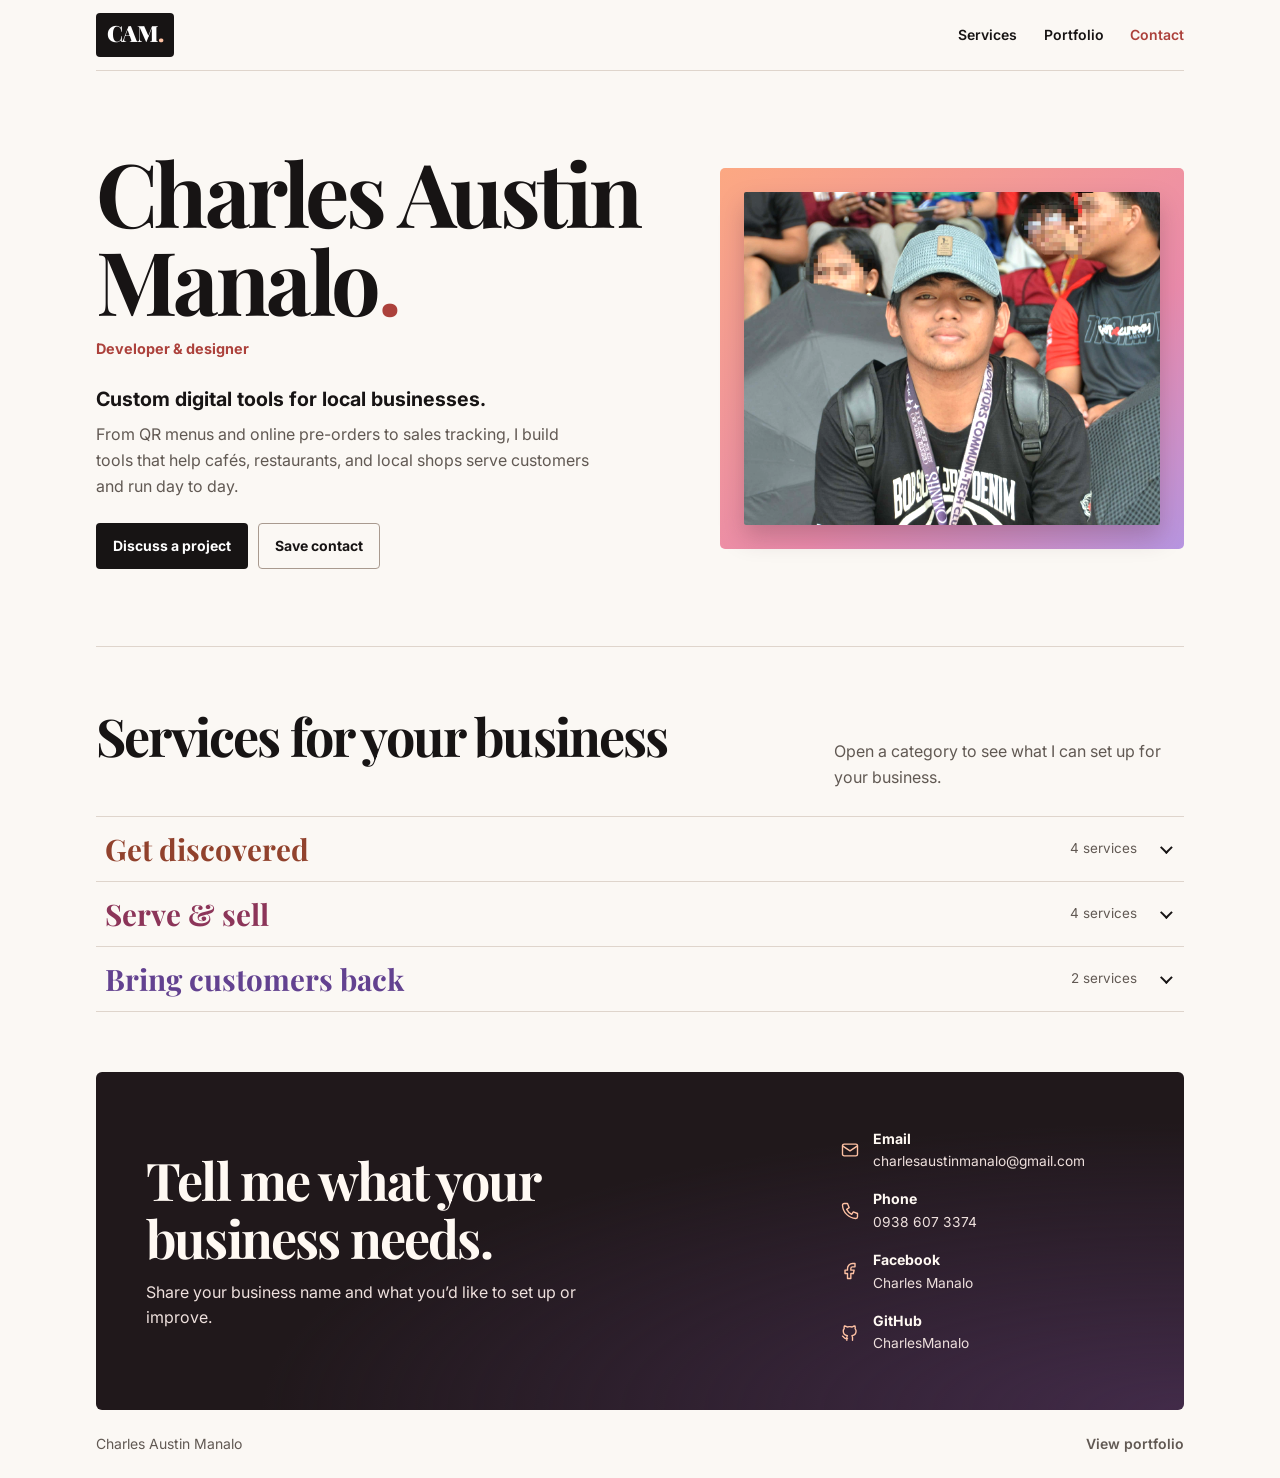
<file: digital-card/index.html>
<!doctype html>
<html lang="en">
<head>
  <meta charset="utf-8">
  <meta name="viewport" content="width=device-width, initial-scale=1">
  <meta name="theme-color" content="#fbf8f4">
  <meta name="description" content="Charles Austin Manalo builds custom digital menus, ordering pages, sales trackers, and other tools for cafés, restaurants, and local shops.">
  <title>Charles Austin Manalo | Digital Business Card</title>
  <link rel="preconnect" href="https://fonts.googleapis.com">
  <link rel="preconnect" href="https://fonts.gstatic.com" crossorigin>
  <link href="https://fonts.googleapis.com/css2?family=Inter:wght@400;500;600;700&family=Playfair+Display:ital,wght@0,700;0,900;1,700&display=swap" rel="stylesheet">
  <link rel="stylesheet" href="card.css?v=3">
</head>
<body>
  <a class="skip" href="#main">Skip to content</a>
  <header class="masthead frame">
    <a class="wordmark" href="#main" aria-label="Charles Austin Manalo, home">CAM<span class="period">.</span></a>
    <nav aria-label="Card navigation">
      <a href="#services">Services</a>
      <a href="https://charlesmanalo.github.io/Portfolio/">Portfolio</a>
      <a class="nav-contact" href="#contact">Contact</a>
    </nav>
  </header>
  <main id="main" class="frame" tabindex="-1">
    <section class="hero" aria-labelledby="name">
      <div class="intro">
        <div class="identity">
          <h1 id="name">Charles Austin <span>Manalo<span class="period">.</span></span></h1>
          <p class="role">Developer &amp; designer</p>
        </div>
        <div class="intro-details">
          <p class="offer">Custom digital tools for local businesses.</p>
          <p class="lede">From QR menus and online pre-orders to sales tracking, I build tools that help cafés, restaurants, and local shops serve customers and run day to day.</p>
          <div class="actions">
            <a class="button primary" href="#contact">Discuss a project</a>
            <a class="button secondary" href="charles-austin-manalo.vcf" download>Save contact</a>
          </div>
        </div>
      </div>
      <div class="portrait-mat">
        <img src="../portrait.png" width="759" height="747" alt="Charles Austin Manalo looking out over the water" fetchpriority="high">
      </div>
    </section>

    <section id="services" class="services" aria-labelledby="service-title">
      <div class="section-heading">
        <h2 id="service-title">Services for your business</h2>
        <p>Open a category to see what I can set up for your business.</p>
      </div>
      <div class="service-list">
        <details class="service-group discovery" name="services">
          <summary>
            <span class="service-heading">Get discovered</span>
            <span class="service-count">4 services</span>
          </summary>
          <dl>
            <div><dt>Google Maps &amp; Business Profile</dt><dd>Set up your listing so customers can find your location and hours.</dd></div>
            <div><dt>Menu photos &amp; promo posters</dt><dd>Showcase your menu and offers with photos and graphics for print and social media.</dd></div>
            <div><dt>Facebook &amp; Instagram management</dt><dd>Keep your pages current with accurate details and a consistent posting schedule.</dd></div>
            <div><dt>Daily specials &amp; promo posting</dt><dd>Share limited-time offers and daily specials when they’re available.</dd></div>
          </dl>
        </details>
        <details class="service-group operations" name="services">
          <summary>
            <span class="service-heading">Serve &amp; sell</span>
            <span class="service-count">4 services</span>
          </summary>
          <dl>
            <div><dt>QR digital menu</dt><dd>Give customers a mobile-friendly menu they can open by scanning a table QR code.</dd></div>
            <div><dt>Online pre-order page</dt><dd>Take pre-orders through Messenger and give customers GCash payment instructions.</dd></div>
            <div><dt>Simple POS &amp; sales tracker</dt><dd>Record transactions and see how much you sold each day.</dd></div>
            <div><dt>Table queue or reservations</dt><dd>Keep track of waiting guests or manage table bookings in one place.</dd></div>
          </dl>
        </details>
        <details class="service-group retention" name="services">
          <summary>
            <span class="service-heading">Bring customers back</span>
            <span class="service-count">2 services</span>
          </summary>
          <dl>
            <div><dt>Digital loyalty / stamp card</dt><dd>Give repeat customers a simple way to earn and redeem rewards.</dd></div>
            <div><dt>Customer review collection</dt><dd>Set up a direct review link or QR code so customers can leave feedback after a visit.</dd></div>
          </dl>
        </details>
      </div>
    </section>

    <section id="contact" class="contact" aria-labelledby="contact-title">
      <div>
        <h2 id="contact-title">Tell me what your business needs.</h2>
        <p>Share your business name and what you’d like to set up or improve.</p>
      </div>
      <ul class="contact-links" aria-label="Contact and social links">
        <li>
          <a href="mailto:charlesaustinmanalo@gmail.com?subject=Business%20project%20inquiry">
            <svg viewBox="0 0 24 24" aria-hidden="true" focusable="false"><rect x="3" y="5" width="18" height="14" rx="2"/><path d="m3 7 9 6 9-6"/></svg>
            <span><strong>Email</strong><span>charlesaustinmanalo@gmail.com</span></span>
          </a>
        </li>
        <li>
          <a href="tel:+639386073374">
            <svg viewBox="0 0 24 24" aria-hidden="true" focusable="false"><path d="M5 3h4l2 5-3 2a14 14 0 0 0 6 6l2-3 5 2v4a2 2 0 0 1-2 2A17 17 0 0 1 3 5a2 2 0 0 1 2-2Z"/></svg>
            <span><strong>Phone</strong><span>0938 607 3374</span></span>
          </a>
        </li>
        <li>
          <a href="https://www.facebook.com/charles.manalo.562">
            <svg viewBox="0 0 24 24" aria-hidden="true" focusable="false"><path d="M15 3h3v4h-3c-1 0-2 1-2 2v2h4l-1 4h-3v6H9v-6H6v-4h3V9a6 6 0 0 1 6-6Z"/></svg>
            <span><strong>Facebook</strong><span>Charles Manalo</span></span>
          </a>
        </li>
        <li>
          <a href="https://github.com/CharlesManalo">
            <svg viewBox="0 0 24 24" aria-hidden="true" focusable="false"><path d="M9 20c-4 1-4-2-6-3m12 5v-3.6c0-1-.3-1.6-.7-2 2.4-.3 5-1.2 5-5.5 0-1.2-.5-2.2-1.2-3 .1-.3.5-1.5-.2-3.1 0 0-1-.3-3.3 1.2a12 12 0 0 0-6 0C6.3 4.5 5.3 4.8 5.3 4.8c-.7 1.6-.3 2.8-.2 3.1a4.3 4.3 0 0 0-1.2 3c0 4.3 2.6 5.2 5 5.5-.4.4-.7 1-.7 2V22"/></svg>
            <span><strong>GitHub</strong><span>CharlesManalo</span></span>
          </a>
        </li>
      </ul>
    </section>
  </main>
  <footer class="frame footer">
    <span>Charles Austin Manalo</span>
    <a href="https://charlesmanalo.github.io/Portfolio/">View portfolio</a>
  </footer>
</body>
</html>
</file>
<file: digital-card/card.css>
:root {
  color-scheme: light;
  --ink: #171414;
  --muted: #615953;
  --paper: #fbf8f4;
  --line: #dfd5cc;
  --accent: #ac413b;
  --peach: #ffc2a4;
  --focus: #7c3aed;
  --serif: "Playfair Display", Georgia, serif;
  --sans: Inter, system-ui, sans-serif;
}

*, *::before, *::after { box-sizing: border-box; }
html { scroll-behavior: smooth; }
body { margin: 0; background: var(--paper); color: var(--ink); font: 1rem/1.6 var(--sans); }
::selection { background: #f3c7db; color: var(--ink); }
[hidden] { display: none !important; }
a { color: inherit; text-underline-offset: .23em; }
button, input { font: inherit; }
button { cursor: pointer; }
:focus-visible { outline: 3px solid var(--focus); outline-offset: 4px; }

.frame { width: min(1088px, calc(100% - clamp(36px, 8vw, 96px))); margin-inline: auto; }

.skip {
  position: fixed;
  z-index: 2;
  inset: .5rem auto auto 1rem;
  padding: .6rem 1rem;
  background: white;
  transform: translateY(calc(-100% - 1rem));
}
.skip:focus { transform: translateY(0); }

.masthead {
  display: flex;
  flex-wrap: wrap;
  justify-content: space-between;
  align-items: center;
  gap: .25rem 1rem;
  padding-block: 13px;
  border-bottom: 1px solid var(--line);
}
.wordmark {
  display: inline-flex;
  align-items: center;
  min-height: 44px;
  padding: 0 11px 3px;
  border-radius: 4px;
  background: var(--ink);
  color: white;
  font: 900 1.4rem/1 var(--serif);
  letter-spacing: -.04em;
  text-decoration: none;
}
.period { color: var(--accent); }
.wordmark .period { color: var(--peach); }
nav { display: flex; flex-wrap: wrap; gap: 0 clamp(.65rem, 2.4vw, 1.65rem); }
nav a, .footer a {
  display: inline-flex;
  align-items: center;
  min-height: 44px;
  font-size: .875rem;
  font-weight: 600;
  text-decoration: none;
}
nav a:hover, .footer a:hover { text-decoration: underline; }
.nav-contact { color: var(--accent); }

h1, h2, p { margin: 0; }
h1, h2 { font-family: var(--serif); }
h1 {
  font-size: clamp(3.25rem, 7.1vw, 5.5rem);
  line-height: 1;
  letter-spacing: -.04em;
  text-wrap: balance;
}
h1 > span { display: block; }
h2 {
  font-size: clamp(2rem, 4.4vw, 3.25rem);
  line-height: 1.12;
  letter-spacing: -.035em;
  text-wrap: balance;
}

.hero {
  display: grid;
  grid-template-columns: minmax(0, 1.2fr) minmax(0, 1fr);
  align-items: center;
  gap: clamp(28px, 5.2vw, 72px);
  padding-block: clamp(40px, 6vw, 80px);
}
.role { margin-top: .8rem; color: var(--accent); font-size: .9rem; font-weight: 700; }
.offer { margin-top: 1.5rem; font-size: clamp(1.05rem, 2vw, 1.23rem); font-weight: 700; }
.lede { max-width: 50ch; margin-top: .45rem; color: var(--muted); }
.actions { display: flex; flex-wrap: wrap; gap: .625rem; margin-top: 1.5rem; }

.button {
  min-height: 46px;
  display: inline-flex;
  align-items: center;
  justify-content: center;
  padding: .6rem 1rem;
  border: 1px solid transparent;
  border-radius: 4px;
  font-size: .875rem;
  font-weight: 700;
  text-decoration: none;
  text-align: center;
  transition: background-color .16s, border-color .16s;
}
.primary { background: var(--ink); color: white; }
.primary:hover { background: #3d2929; }
.secondary { border-color: #a99a8f; background: transparent; }
.secondary:hover { background: #f2e9e1; }
.button:active { filter: brightness(.92); }

.portrait-mat {
  padding: clamp(12px, 2vw, 24px);
  border-radius: 5px;
  background: linear-gradient(145deg, #fca882, #eb8bab 62%, #b695e1);
}
.portrait-mat img {
  display: block;
  width: 100%;
  height: auto;
  aspect-ratio: 5 / 4;
  object-fit: cover;
  object-position: top center;
  filter: contrast(1.1) brightness(1.05);
  border-radius: 2px;
  box-shadow: 0 12px 24px #442a3840;
}

.services, .contact { scroll-margin-top: 1rem; }
.services { padding-block: clamp(32px, 5vw, 60px); border-top: 1px solid var(--line); }
.section-heading {
  display: flex;
  flex-wrap: wrap;
  align-items: baseline;
  justify-content: space-between;
  gap: .75rem 2rem;
  margin-bottom: 1.6rem;
}
.section-heading > p { max-width: 35ch; color: var(--muted); }

.service-group { border-top: 1px solid var(--line); }
.service-group:last-child { border-bottom: 1px solid var(--line); }
.service-group summary {
  display: grid;
  grid-template-columns: minmax(0, 1fr) auto auto;
  align-items: center;
  gap: .65rem clamp(.65rem, 3vw, 1.6rem);
  min-height: 64px;
  padding: .85rem .55rem;
  cursor: pointer;
  list-style: none;
  transition: background-color .2s ease;
}
.service-group summary::-webkit-details-marker { display: none; }
.service-group summary:hover, .service-group[open] summary { background: #f5eee8; }
.service-heading { color: var(--group-ink); font: 700 clamp(1.24rem, 2.5vw, 1.85rem)/1.2 var(--serif); }
.service-count { color: var(--muted); font-size: .84rem; white-space: nowrap; }
.service-group summary::after {
  content: "";
  width: .55rem;
  height: .55rem;
  margin: 0 .25rem .2rem 0;
  border: solid currentColor;
  border-width: 0 2px 2px 0;
  transform: rotate(45deg);
  transition: transform .24s ease;
}
.service-group[open] summary::after { transform: rotate(225deg); margin-block: .2rem 0; }
.discovery { --group-ink: #91422d; }
.operations { --group-ink: #8c3559; }
.retention { --group-ink: #634290; }

.service-group dl { margin: 0; padding: 1rem .55rem 1.25rem; }
.service-group dl > div {
  display: grid;
  grid-template-columns: minmax(0, 1fr) minmax(0, 1.6fr);
  gap: .2rem 1.5rem;
  padding-block: .6rem;
  border-bottom: 1px solid var(--line);
}
.service-group dl > div:first-child { padding-top: 0; }
.service-group dl > div:last-child { padding-bottom: 0; border-bottom: 0; }
dt { font-size: .94rem; font-weight: 700; }
dd { margin: 0; color: var(--muted); font-size: .92rem; }

.contact {
  display: grid;
  grid-template-columns: minmax(0, 1fr) minmax(0, 19rem);
  align-items: center;
  gap: 1.25rem 2rem;
  padding: clamp(23px, 5vw, 50px);
  border-radius: 6px;
  background: radial-gradient(ellipse at bottom right, #422b49, transparent 60%), #20181b;
  color: #fff9f3;
  --focus: #f9c0ff;
}
.contact h2 { max-width: 21ch; }
.contact h2 + p { max-width: 48ch; margin-top: .75rem; color: #eee0dd; }
.contact-links { display: grid; gap: .25rem; margin: 0; padding: 0; list-style: none; }
.contact-links a {
  display: flex;
  align-items: center;
  gap: .8rem;
  min-height: 48px;
  padding: .38rem .65rem;
  border-radius: 4px;
  text-decoration: none;
}
.contact-links a:hover { background: #ffffff1f; }
.contact-links a > span { min-width: 0; }
.contact-links strong, .contact-links strong + span { display: block; }
.contact-links strong { font-size: .88rem; }
.contact-links strong + span { color: #eee0dd; font-size: .86rem; overflow-wrap: anywhere; }
.contact-links svg {
  flex: 0 0 20px;
  width: 20px;
  height: 20px;
  fill: none;
  stroke: var(--peach);
  stroke-width: 1.65;
  stroke-linecap: round;
  stroke-linejoin: round;
}
.footer {
  display: flex;
  flex-wrap: wrap;
  justify-content: space-between;
  align-items: center;
  gap: 0 1rem;
  padding-block: 12px;
  color: var(--muted);
  font-size: .875rem;
}

@media (max-width: 800px) {
  .hero { grid-template-columns: 1fr; }
  h1 { font-size: clamp(2.55rem, 10.8vw, 5.2rem); }
  .portrait-mat { width: min(100%, 34rem); }
  .contact { grid-template-columns: 1fr; }
}
@media (max-width: 600px) {
  .frame { width: calc(100% - 2rem); }
  .masthead { column-gap: .5rem; padding-block: .5rem; }
  nav { gap: 0 .125rem; }
  nav a { padding-inline: .45rem; }

  .hero {
    grid-template-areas: "identity portrait" "details details";
    grid-template-columns: minmax(0, 1fr) clamp(4.5rem, 24vw, 8rem);
    gap: 1.15rem .75rem;
    padding-block: 1.75rem 2rem;
  }
  .intro { display: contents; }
  .identity { grid-area: identity; min-width: 0; }
  .intro-details { grid-area: details; min-width: 0; }
  h1 { font-size: clamp(1.9rem, 7.8vw, 3.2rem); overflow-wrap: anywhere; }
  .role { margin-top: .45rem; }
  .portrait-mat { grid-area: portrait; width: 100%; padding: .25rem; }
  .portrait-mat img { aspect-ratio: 1; box-shadow: none; }
  .offer { margin-top: 0; }
  .actions {
    display: grid;
    grid-template-columns: repeat(auto-fit, minmax(min(100%, 8.25rem), 1fr));
    gap: .5rem;
    margin-top: 1.1rem;
  }
  .button { min-height: 48px; padding-inline: .55rem; overflow-wrap: anywhere; }

  .section-heading { margin-bottom: 1.15rem; }
  .service-group dl > div { grid-template-columns: minmax(0, 1fr); }
  .service-group dl > div { padding-block: .75rem; }
  dt, dd { font-size: 1rem; }
  .contact { padding: 1rem; }
  .contact-links { gap: 0; }
  .contact-links li + li { border-top: 1px solid #ffffff35; }
  .contact-links a { min-height: 54px; padding-inline: .4rem; }
  .contact-links strong + span { font-size: .9375rem; }
}
@media (prefers-reduced-motion: reduce) {
  html { scroll-behavior: auto; }
  .button { transition: none; }
}

@media (prefers-reduced-motion: no-preference) {
  .service-group[open] dl { animation: service-reveal .23s ease-out both; }
  @keyframes service-reveal {
    from { opacity: 0; transform: translateY(-4px); }
    to { opacity: 1; transform: translateY(0); }
  }
  @supports selector(details::details-content) and (interpolate-size: allow-keywords) {
    .service-group { interpolate-size: allow-keywords; }
    .service-group::details-content {
      block-size: 0;
      overflow: clip;
      transition: block-size .26s ease, content-visibility .26s allow-discrete;
    }
    .service-group[open]::details-content { block-size: auto; }
  }
}
@media (prefers-reduced-motion: reduce) {
  .service-group summary, .service-group summary::after { transition: none; }
}
</file>
